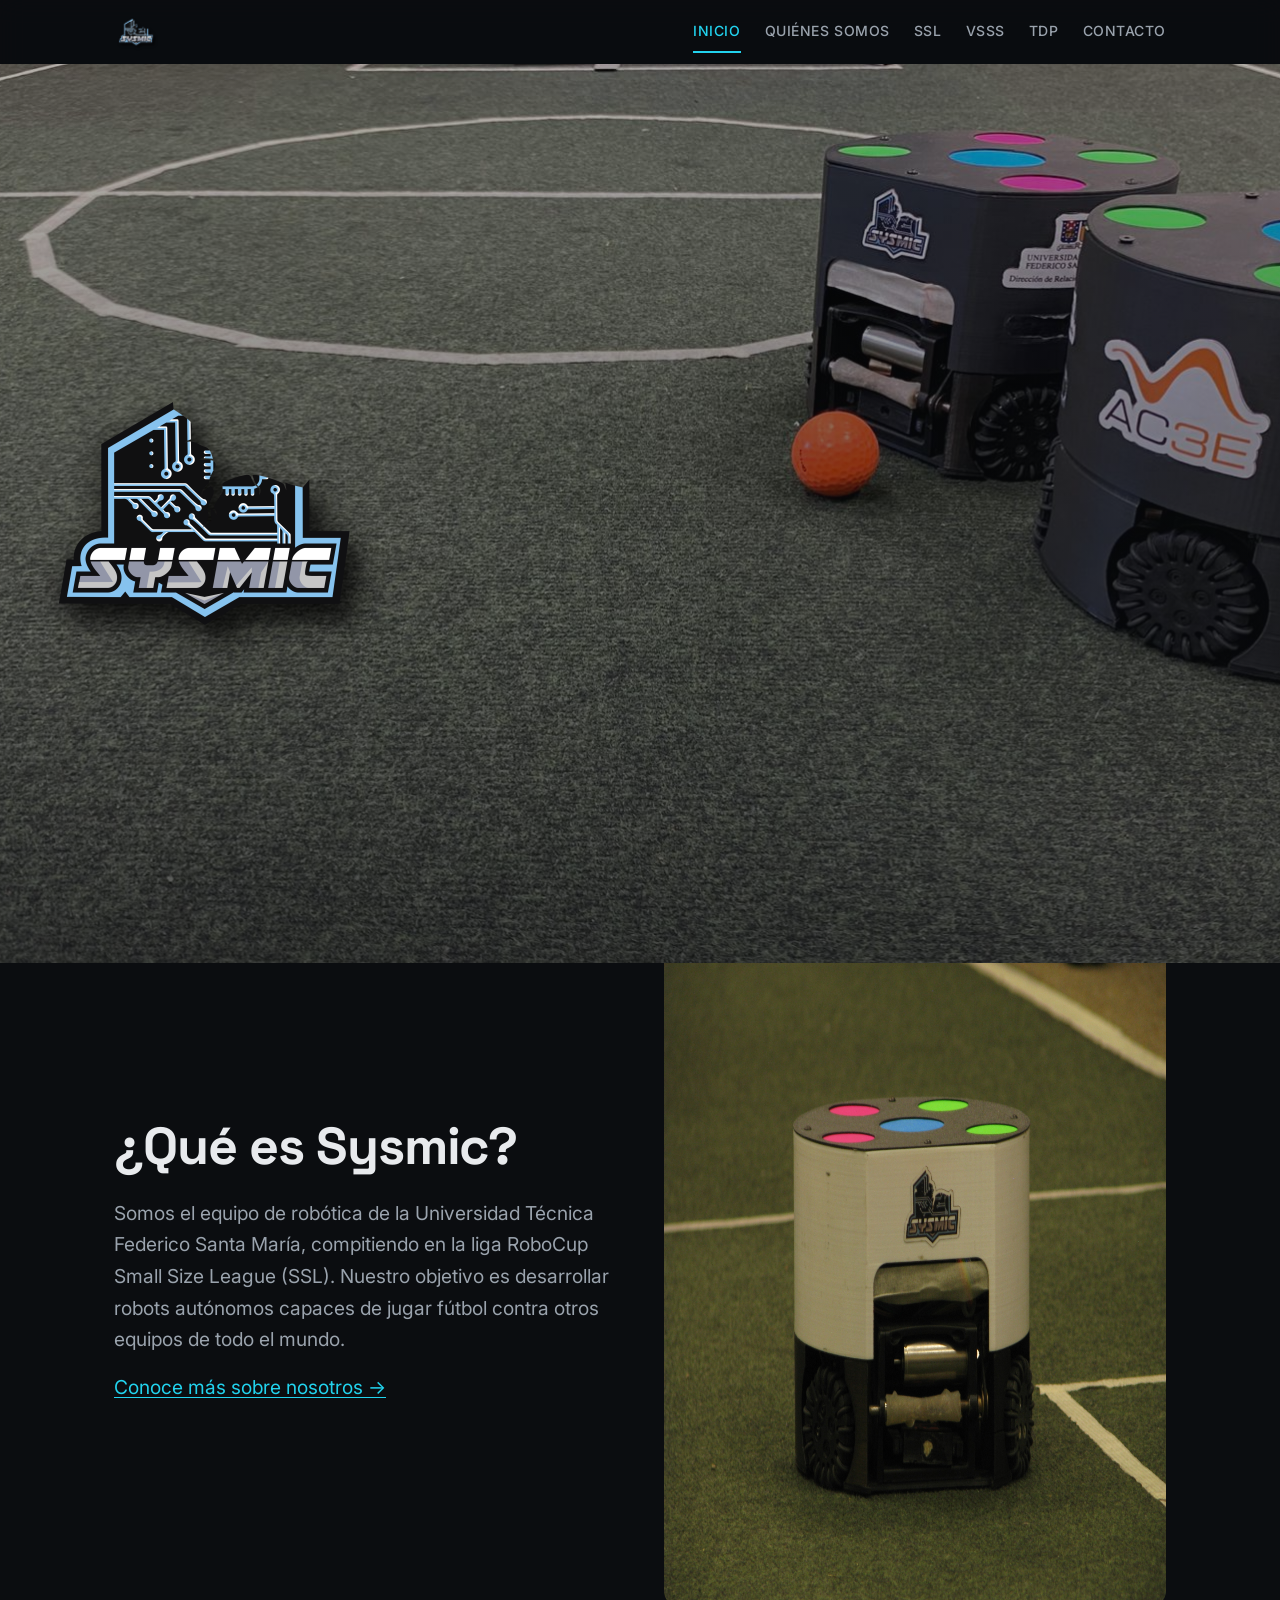
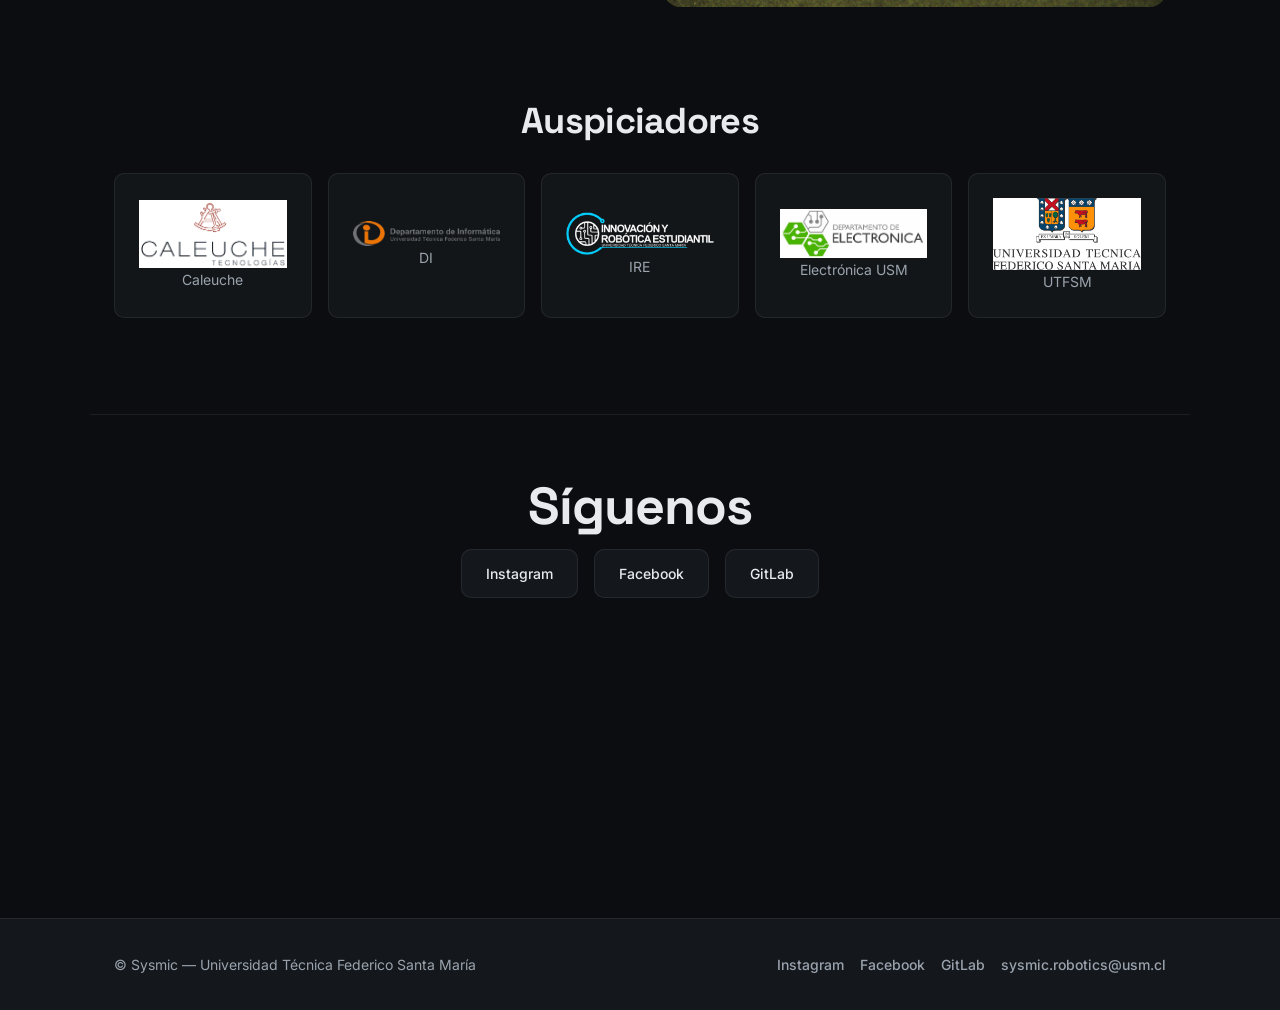
<file: index.html>
<!DOCTYPE html>
<html lang="es">
<head>
  <meta charset="UTF-8">
  <meta name="viewport" content="width=device-width, initial-scale=1.0">
  <title>Sysmic — Robotics USM</title>
  <link rel="stylesheet" href="css/base.css">
  <link rel="stylesheet" href="css/home.css">
</head>
<body class="home">

  <a class="skip-link" href="#main">Saltar al contenido</a>

  <header class="site-header" id="site-header">
    <nav class="site-nav" aria-label="Navegación principal">
      <a class="site-nav__brand" href="index.html">
        <img src="assets/img/logo_sysmic.png" alt="Sysmic" width="44" height="44">
      </a>
      <button class="site-nav__toggle" type="button" aria-expanded="false" aria-controls="nav-menu">
        <span class="site-nav__toggle-bar"></span>
        <span class="site-nav__toggle-bar"></span>
        <span class="site-nav__toggle-bar"></span>
        <span class="visually-hidden">Abrir menú</span>
      </button>
      <ul class="site-nav__menu" id="nav-menu">
        <li><a href="index.html" aria-current="page">Inicio</a></li>
        <li><a href="quienes-somos.html">Quiénes somos</a></li>
        <li><a href="ssl.html">SSL</a></li>
        <li><a href="vsss.html">VSSS</a></li>
        <li><a href="tdp.html">TDP</a></li>
        <li><a href="contacto.html">Contacto</a></li>
      </ul>
    </nav>

    <!-- Cover: solo visible cuando el header es full-height (scroll-driven) -->
    <div class="home-cover">
      <div class="home-cover__bg" aria-hidden="true"></div>
      <div class="home-cover__overlay" aria-hidden="true"></div>
      <div class="home-cover__content">
        <h1 class="home-cover__title">
          <img src="assets/img/logo_sysmic.png" alt="Logo Sysmic" class="home-cover__logo">
        </h1>
      </div>
    </div>

    <!-- Fallback: cover estático si no hay scroll-driven animations -->
    <div class="home-cover-static" aria-hidden="true">
      <div class="home-cover__content">
        <h1 class="home-cover__title">
          <img src="assets/img/logo_sysmic.png" alt="Logo Sysmic" class="home-cover__logo">
        </h1>
      </div>
    </div>
  </header>

  <main id="main" class="home-content">
    <!-- Sección: Qué es Sysmic + robot SSL (side-by-side) -->
    <section class="container">
      <div class="sysmic-intro-grid">
        <div class="sysmic-intro-grid__text">
          <h2>¿Qué es Sysmic?</h2>
          <p>
            Somos el equipo de robótica de la Universidad Técnica Federico Santa María,
            compitiendo en la liga RoboCup Small Size League (SSL).
            Nuestro objetivo es desarrollar robots autónomos capaces de jugar fútbol
            contra otros equipos de todo el mundo.
          </p>
          <p>
            <a href="quienes-somos.html">Conoce más sobre nosotros →</a>
          </p>
        </div>
        <img
          src="assets/img/robot-ssl.jpg"
          alt="Robot SSL de Sysmic en competencia"
          class="home-robot-img"
          width="1200"
          height="675"
          loading="lazy"
        >
      </div>
    </section>

    <!-- Sección 3: Auspiciadores -->
    <section class="container home-sponsors">
      <h2>Auspiciadores</h2>
      <ul class="sponsors-grid">
        <li>
          <figure>
            <img src="assets/img/colaborador-caleuche.png" alt="Caleuche" loading="lazy">
            <figcaption class="sponsors-grid__name">Caleuche</figcaption>
          </figure>
        </li>
        <li>
          <figure>
            <img src="assets/img/colaborador-logo-di.png" alt="DI" loading="lazy">
            <figcaption class="sponsors-grid__name">DI</figcaption>
          </figure>
        </li>
        <li>
          <figure>
            <img src="assets/img/colaborador-logo-ire.png" alt="IRE" loading="lazy">
            <figcaption class="sponsors-grid__name">IRE</figcaption>
          </figure>
        </li>
        <li>
          <figure>
            <img src="assets/img/colaborador-logo-usm-electronica.jpg" alt="Electrónica USM" loading="lazy">
            <figcaption class="sponsors-grid__name">Electrónica USM</figcaption>
          </figure>
        </li>
        <li>
          <figure>
            <img src="assets/img/colaborador-utfsm.jpg" alt="UTFSM" loading="lazy">
            <figcaption class="sponsors-grid__name">UTFSM</figcaption>
          </figure>
        </li>
      </ul>
    </section>

    <!-- CTA: Redes sociales -->
    <section class="container home-cta">
      <h2>Síguenos</h2>
      <ul class="home-cta__links">
        <li><a href="https://www.instagram.com/sysmic.robotics/" target="_blank" rel="noopener noreferrer">Instagram</a></li>
        <li><a href="https://www.facebook.com/sysmicusm/" target="_blank" rel="noopener noreferrer">Facebook</a></li>
        <li><a href="https://gitlab.com/sysmic" target="_blank" rel="noopener noreferrer">GitLab</a></li>
      </ul>
    </section>
  </main>

  <footer class="site-footer">
    <div class="container site-footer__inner">
      <p class="site-footer__brand">© Sysmic — Universidad Técnica Federico Santa María</p>
      <ul class="site-footer__social">
        <li><a href="https://www.instagram.com/sysmic.robotics/" target="_blank" rel="noopener noreferrer">Instagram</a></li>
        <li><a href="https://www.facebook.com/sysmicusm/" target="_blank" rel="noopener noreferrer">Facebook</a></li>
        <li><a href="https://gitlab.com/sysmic" target="_blank" rel="noopener noreferrer">GitLab</a></li>
        <li><a href="mailto:sysmic.robotics@usm.cl">sysmic.robotics@usm.cl</a></li>
      </ul>
    </div>
  </footer>

  <!-- Fallback JS: si no hay scroll-driven animations, mostrar cover estático -->
  <script>
    if (!CSS.supports('animation-timeline', 'scroll()')) {
      document.querySelector('.home-cover-static').style.display = '';
      document.querySelector('.home-cover').style.display = 'none';
      document.body.style.paddingTop = '0';
    }
  </script>

  <!-- IntersectionObserver: reveal de la imagen robot-ssl -->
  <script>
    (function () {
      var img = document.querySelector('.home-robot-img');
      if (!img) return;
      if (window.matchMedia('(prefers-reduced-motion: reduce)').matches) {
        img.classList.add('revealed');
        return;
      }
      var observer = new IntersectionObserver(function (entries) {
        entries.forEach(function (entry) {
          if (entry.isIntersecting) {
            img.classList.add('revealed');
            observer.disconnect();
          }
        });
      }, { threshold: 0.15 });
      observer.observe(img);
    })();
  </script>

  <script src="js/nav.js" defer></script>
</body>
</html>
</file>
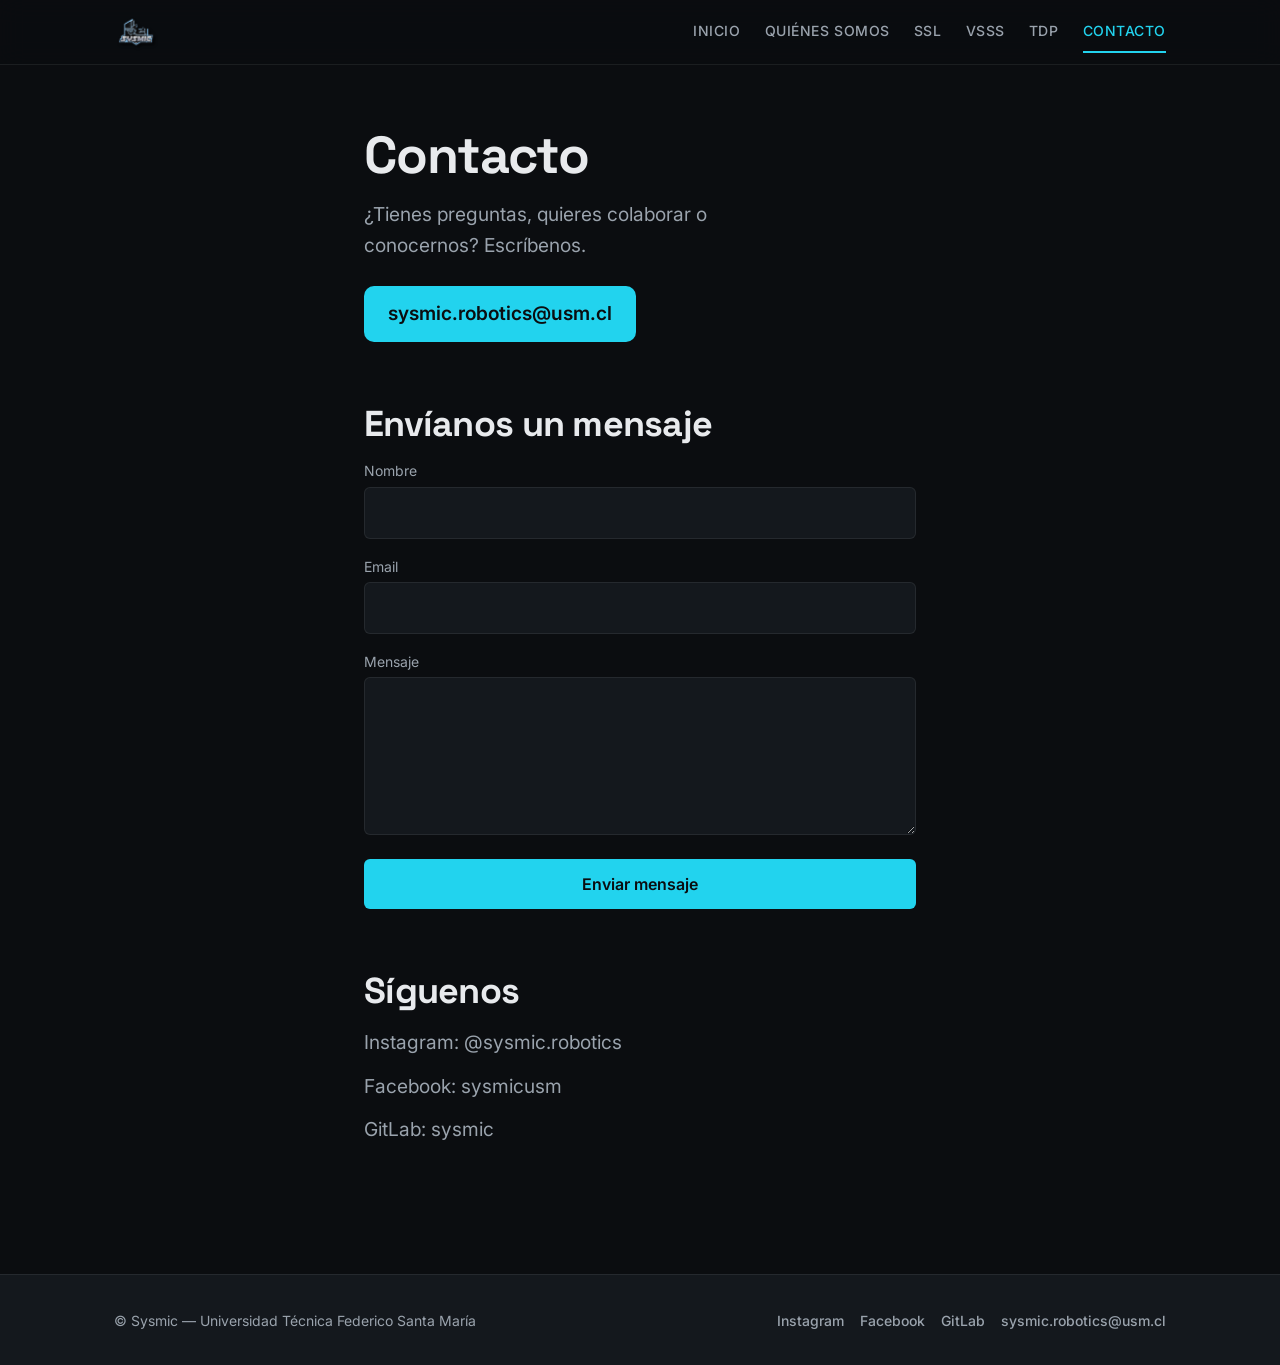
<file: contacto.html>
<!DOCTYPE html>
<html lang="es">
<head>
  <meta charset="UTF-8">
  <meta name="viewport" content="width=device-width, initial-scale=1.0">
  <title>Contacto — Sysmic</title>
  <link rel="stylesheet" href="css/base.css">
</head>
<body>

  <a class="skip-link" href="#main">Saltar al contenido</a>

  <header class="site-header" id="site-header">
    <nav class="site-nav" aria-label="Navegación principal">
      <a class="site-nav__brand" href="index.html">
        <img src="assets/img/logo_sysmic.png" alt="Sysmic" width="44" height="44">
      </a>
      <button class="site-nav__toggle" type="button" aria-expanded="false" aria-controls="nav-menu">
        <span class="site-nav__toggle-bar"></span>
        <span class="site-nav__toggle-bar"></span>
        <span class="site-nav__toggle-bar"></span>
        <span class="visually-hidden">Abrir menú</span>
      </button>
      <ul class="site-nav__menu" id="nav-menu">
        <li><a href="index.html">Inicio</a></li>
        <li><a href="quienes-somos.html">Quiénes somos</a></li>
        <li><a href="ssl.html">SSL</a></li>
        <li><a href="vsss.html">VSSS</a></li>
        <li><a href="tdp.html">TDP</a></li>
        <li><a href="contacto.html" aria-current="page">Contacto</a></li>
      </ul>
    </nav>
  </header>

  <main id="main" class="container" style="padding-block: var(--space-8) var(--space-6); max-width: 600px;">

    <section style="margin-bottom: var(--space-8);">
      <h1 style="font-size: var(--text-2xl); margin-bottom: var(--space-4);">Contacto</h1>
      <p style="font-size: var(--text-md); color: var(--muted); margin-bottom: var(--space-5);">
        ¿Tienes preguntas, quieres colaborar o conocernos? Escríbenos.
      </p>

      <!-- Correo destacado -->
      <p style="margin-bottom: var(--space-6);">
        <a
          href="mailto:sysmic.robotics@usm.cl"
          style="
            display: inline-block;
            padding: var(--space-3) var(--space-5);
            background: var(--accent);
            color: var(--bg);
            font-weight: 600;
            font-size: var(--text-md);
            text-decoration: none;
            border-radius: var(--radius-md);
          "
        >sysmic.robotics@usm.cl</a>
      </p>
    </section>

    <!-- Formulario -->
    <section style="margin-bottom: var(--space-8);">
      <h2 style="font-size: var(--text-xl); margin-bottom: var(--space-4);">Envíanos un mensaje</h2>
      <!-- TODO: conectar a un servicio como Formspree — formulario SIN backend -->
      <form id="contact-form" style="display: flex; flex-direction: column; gap: var(--space-4);">
        <div>
          <label for="name" style="display: block; font-size: var(--text-sm); color: var(--muted); margin-bottom: var(--space-1);">Nombre</label>
          <input
            type="text"
            id="name"
            name="name"
            required
            style="
              width: 100%;
              padding: var(--space-3);
              background: var(--surface);
              border: 1px solid var(--border-subtle);
              border-radius: var(--radius-sm);
              color: var(--text);
              font-size: var(--text-base);
            "
          >
        </div>
        <div>
          <label for="email" style="display: block; font-size: var(--text-sm); color: var(--muted); margin-bottom: var(--space-1);">Email</label>
          <input
            type="email"
            id="email"
            name="email"
            required
            style="
              width: 100%;
              padding: var(--space-3);
              background: var(--surface);
              border: 1px solid var(--border-subtle);
              border-radius: var(--radius-sm);
              color: var(--text);
              font-size: var(--text-base);
            "
          >
        </div>
        <div>
          <label for="message" style="display: block; font-size: var(--text-sm); color: var(--muted); margin-bottom: var(--space-1);">Mensaje</label>
          <textarea
            id="message"
            name="message"
            rows="5"
            required
            style="
              width: 100%;
              padding: var(--space-3);
              background: var(--surface);
              border: 1px solid var(--border-subtle);
              border-radius: var(--radius-sm);
              color: var(--text);
              font-size: var(--text-base);
              resize: vertical;
            "
          ></textarea>
        </div>
        <button
          type="submit"
          style="
            padding: var(--space-3) var(--space-5);
            background: var(--accent);
            color: var(--bg);
            font-weight: 600;
            font-size: var(--text-base);
            border: none;
            border-radius: var(--radius-sm);
            cursor: pointer;
            transition: opacity var(--dur-fast) var(--ease-out);
          "
        >Enviar mensaje</button>
      </form>
      <p id="form-message" style="display: none; margin-top: var(--space-3); color: var(--accent); font-size: var(--text-sm);"></p>
    </section>

    <!-- Redes sociales -->
    <section>
      <h2 style="font-size: var(--text-xl); margin-bottom: var(--space-4);">Síguenos</h2>
      <ul style="list-style: none; padding: 0; display: flex; flex-direction: column; gap: var(--space-3);">
        <li>
          <a href="https://www.instagram.com/sysmic.robotics/" target="_blank" rel="noopener noreferrer"
             style="color: var(--muted); text-decoration: none; font-size: var(--text-md);">
            Instagram: @sysmic.robotics
          </a>
        </li>
        <li>
          <a href="https://www.facebook.com/sysmicusm/" target="_blank" rel="noopener noreferrer"
             style="color: var(--muted); text-decoration: none; font-size: var(--text-md);">
            Facebook: sysmicusm
          </a>
        </li>
        <li>
          <a href="https://gitlab.com/sysmic" target="_blank" rel="noopener noreferrer"
             style="color: var(--muted); text-decoration: none; font-size: var(--text-md);">
            GitLab: sysmic
          </a>
        </li>
      </ul>
    </section>
  </main>

  <footer class="site-footer">
    <div class="container site-footer__inner">
      <p class="site-footer__brand">© Sysmic — Universidad Técnica Federico Santa María</p>
      <ul class="site-footer__social">
        <li><a href="https://www.instagram.com/sysmic.robotics/" target="_blank" rel="noopener noreferrer">Instagram</a></li>
        <li><a href="https://www.facebook.com/sysmicusm/" target="_blank" rel="noopener noreferrer">Facebook</a></li>
        <li><a href="https://gitlab.com/sysmic" target="_blank" rel="noopener noreferrer">GitLab</a></li>
        <li><a href="mailto:sysmic.robotics@usm.cl">sysmic.robotics@usm.cl</a></li>
      </ul>
    </div>
  </footer>

  <!-- Formulario sin backend: preventDefault + mensaje inline -->
  <script>
    document.getElementById('contact-form').addEventListener('submit', function(e) {
      e.preventDefault();
      var msg = document.getElementById('form-message');
      msg.textContent = 'Envío aún no habilitado. Gracias por tu interés — te contactaremos pronto.';
      msg.style.display = 'block';
    });
  </script>

  <script src="js/nav.js" defer></script>
</body>
</html>
</file>
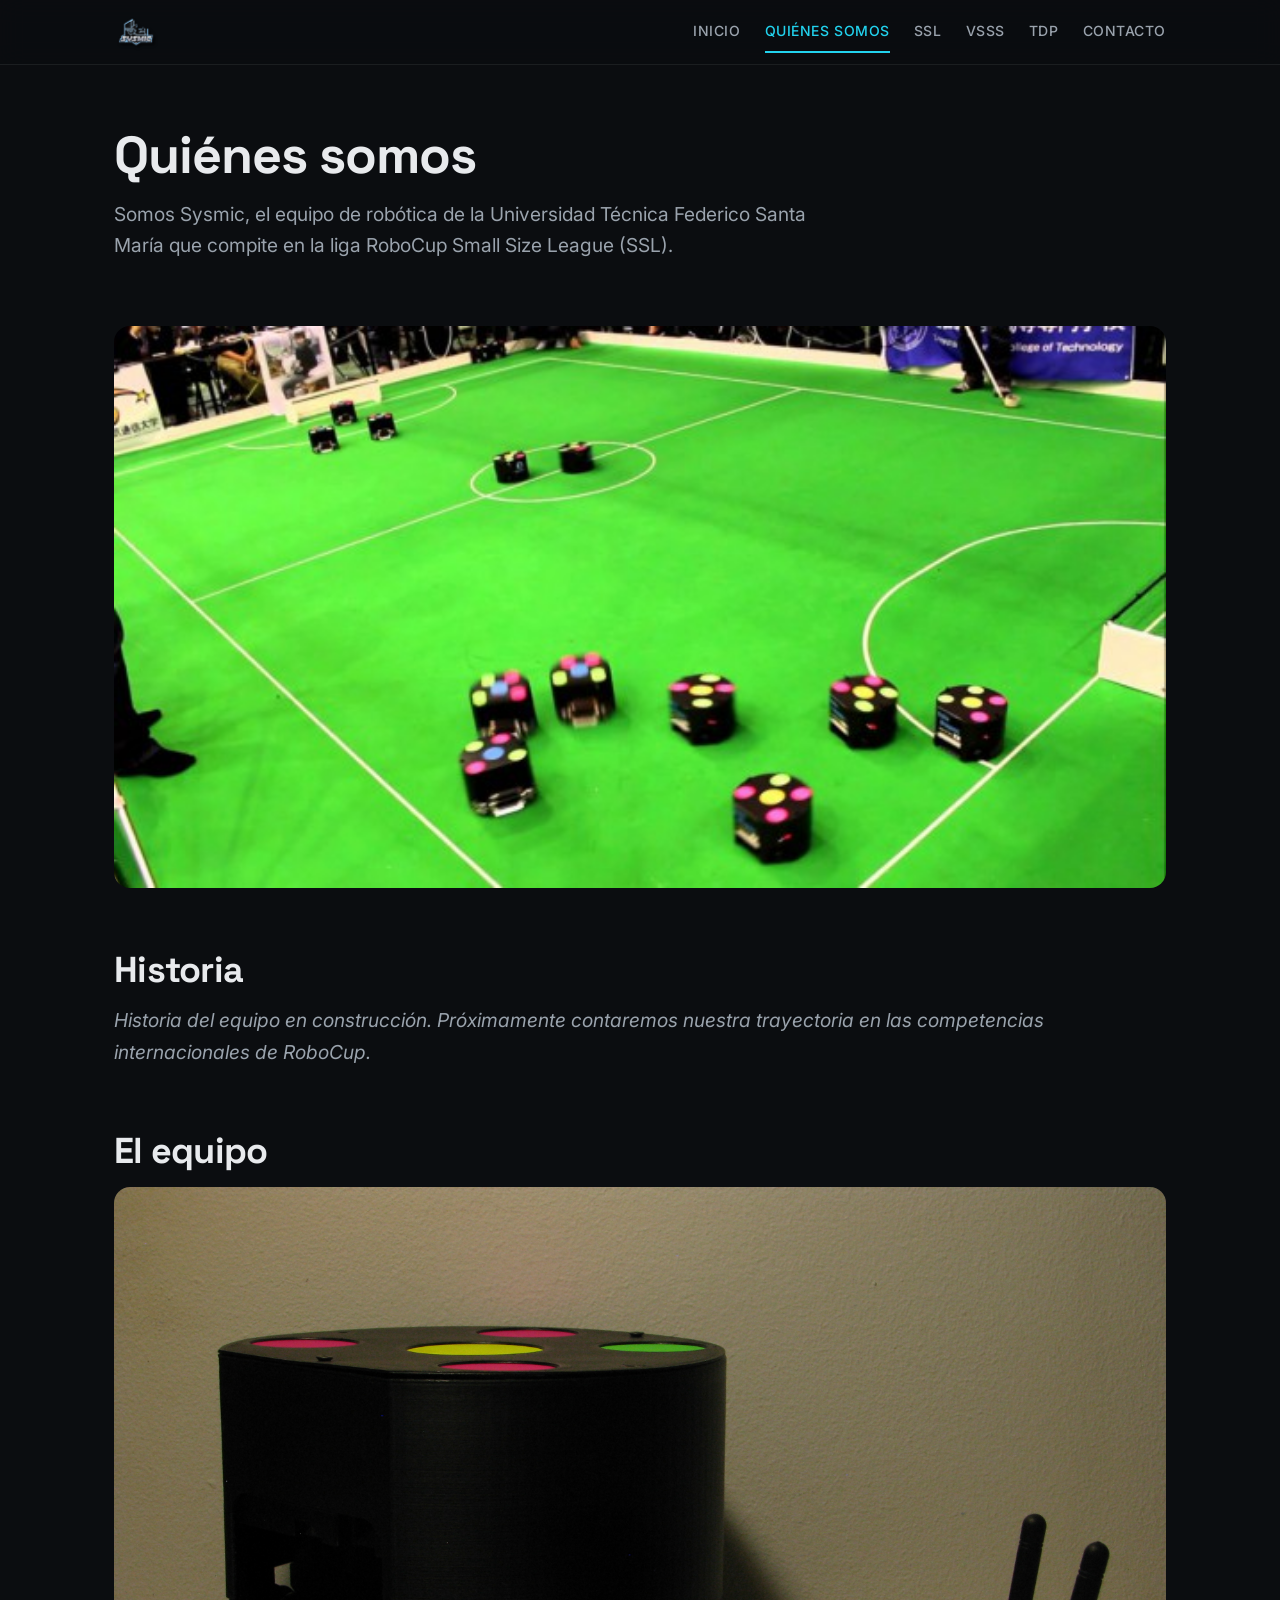
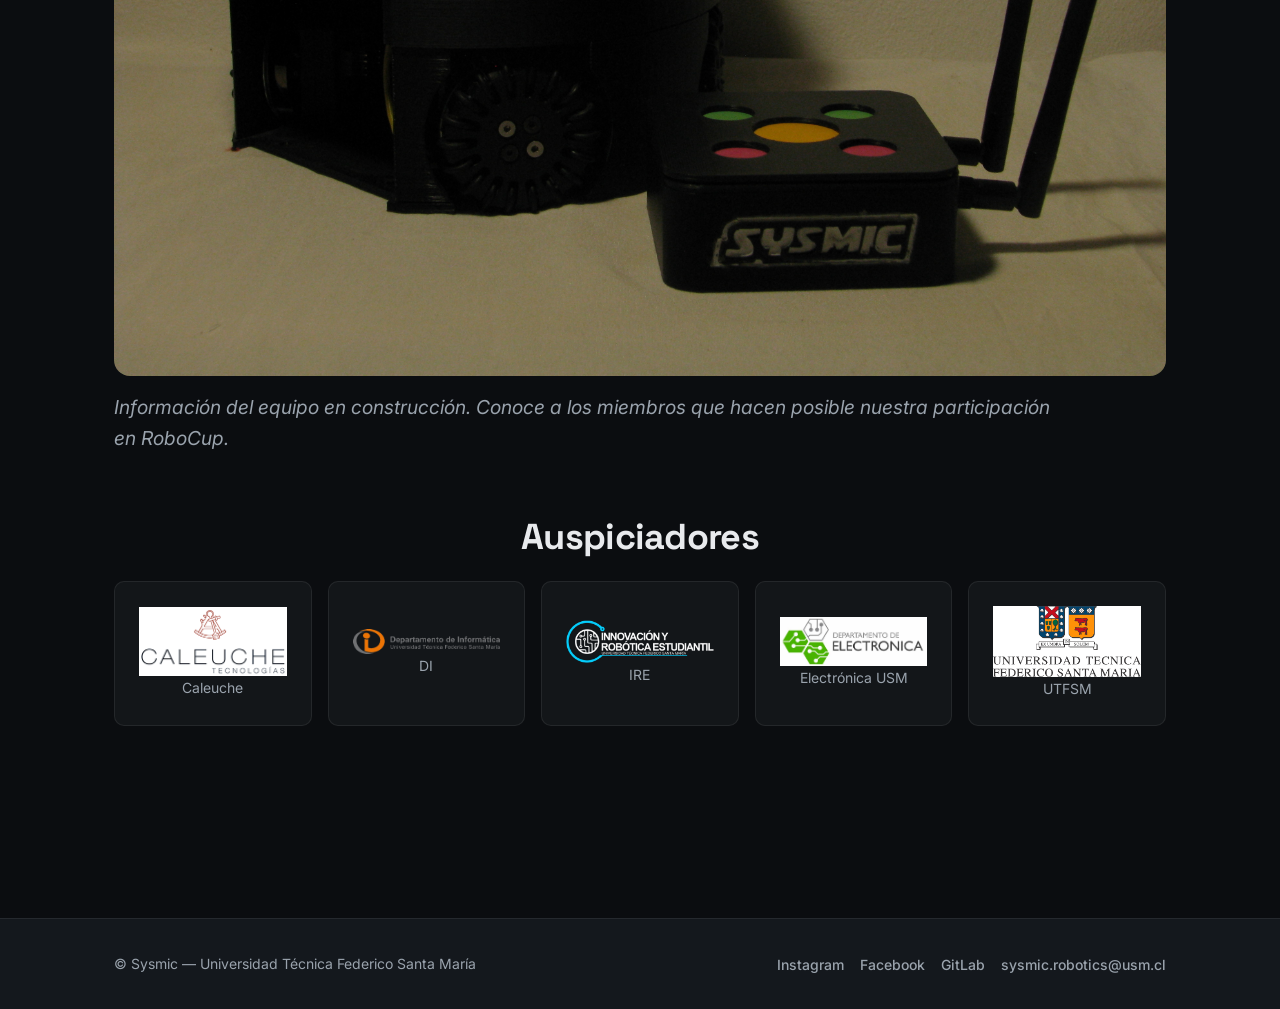
<file: quienes-somos.html>
<!DOCTYPE html>
<html lang="es">
<head>
  <meta charset="UTF-8">
  <meta name="viewport" content="width=device-width, initial-scale=1.0">
  <title>Quiénes somos — Sysmic</title>
  <link rel="stylesheet" href="css/base.css">
</head>
<body>

  <a class="skip-link" href="#main">Saltar al contenido</a>

  <header class="site-header" id="site-header">
    <nav class="site-nav" aria-label="Navegación principal">
      <a class="site-nav__brand" href="index.html">
        <img src="assets/img/logo_sysmic.png" alt="Sysmic" width="44" height="44">
      </a>
      <button class="site-nav__toggle" type="button" aria-expanded="false" aria-controls="nav-menu">
        <span class="site-nav__toggle-bar"></span>
        <span class="site-nav__toggle-bar"></span>
        <span class="site-nav__toggle-bar"></span>
        <span class="visually-hidden">Abrir menú</span>
      </button>
      <ul class="site-nav__menu" id="nav-menu">
        <li><a href="index.html">Inicio</a></li>
        <li><a href="quienes-somos.html" aria-current="page">Quiénes somos</a></li>
        <li><a href="ssl.html">SSL</a></li>
        <li><a href="vsss.html">VSSS</a></li>
        <li><a href="tdp.html">TDP</a></li>
        <li><a href="contacto.html">Contacto</a></li>
      </ul>
    </nav>
  </header>

  <main id="main" class="container" style="padding-block: var(--space-8) var(--space-6);">

    <!-- Hero -->
    <section style="margin-bottom: var(--space-8);">
      <h1 style="font-size: var(--text-2xl); margin-bottom: var(--space-4);">Quiénes somos</h1>
      <p style="font-size: var(--text-md); color: var(--muted); max-width: 700px;">
        Somos Sysmic, el equipo de robótica de la Universidad Técnica Federico Santa María
        que compite en la liga RoboCup Small Size League (SSL).
      </p>
    </section>

    <!-- Imagen RoboCup -->
    <section style="margin-bottom: var(--space-8);">
      <img
        src="assets/img/robocup.jpeg"
        alt="Equipo Sysmic en competencia RoboCup"
        style="width: 100%; border-radius: var(--radius-lg);"
        loading="lazy"
      >
    </section>

    <!-- Historia -->
    <section style="margin-bottom: var(--space-8);">
      <h2 style="font-size: var(--text-xl); margin-bottom: var(--space-4);">Historia</h2>
      <!-- TODO: contenido real del historial del equipo -->
      <p style="color: var(--muted); font-size: var(--text-md);">
        <em>Historia del equipo en construcción. Próximamente contaremos nuestra trayectoria
        en las competencias internacionales de RoboCup.</em>
      </p>
    </section>

    <!-- Equipo -->
    <section style="margin-bottom: var(--space-8);">
      <h2 style="font-size: var(--text-xl); margin-bottom: var(--space-4);">El equipo</h2>
      <img
        src="assets/img/robot-radio.jpg"
        alt="Robot de Sysmic con radio"
        style="width: 100%; border-radius: var(--radius-lg); margin-bottom: var(--space-4);"
        loading="lazy"
      >
      <!-- TODO: contenido real del equipo -->
      <p style="color: var(--muted); font-size: var(--text-md);">
        <em>Información del equipo en construcción. Conoce a los miembros que hacen posible
        nuestra participación en RoboCup.</em>
      </p>
    </section>

    <!-- Auspiciadores -->
    <section style="margin-bottom: var(--space-8);">
      <h2 style="font-size: var(--text-xl); margin-bottom: var(--space-5); text-align: center;">Auspiciadores</h2>
      <ul class="sponsors-grid">
        <li>
          <figure>
            <img src="assets/img/colaborador-caleuche.png" alt="Caleuche" loading="lazy">
            <figcaption class="sponsors-grid__name">Caleuche</figcaption>
          </figure>
        </li>
        <li>
          <figure>
            <img src="assets/img/colaborador-logo-di.png" alt="DI" loading="lazy">
            <figcaption class="sponsors-grid__name">DI</figcaption>
          </figure>
        </li>
        <li>
          <figure>
            <img src="assets/img/colaborador-logo-ire.png" alt="IRE" loading="lazy">
            <figcaption class="sponsors-grid__name">IRE</figcaption>
          </figure>
        </li>
        <li>
          <figure>
            <img src="assets/img/colaborador-logo-usm-electronica.jpg" alt="Electrónica USM" loading="lazy">
            <figcaption class="sponsors-grid__name">Electrónica USM</figcaption>
          </figure>
        </li>
        <li>
          <figure>
            <img src="assets/img/colaborador-utfsm.jpg" alt="UTFSM" loading="lazy">
            <figcaption class="sponsors-grid__name">UTFSM</figcaption>
          </figure>
        </li>
      </ul>
    </section>
  </main>

  <footer class="site-footer">
    <div class="container site-footer__inner">
      <p class="site-footer__brand">© Sysmic — Universidad Técnica Federico Santa María</p>
      <ul class="site-footer__social">
        <li><a href="https://www.instagram.com/sysmic.robotics/" target="_blank" rel="noopener noreferrer">Instagram</a></li>
        <li><a href="https://www.facebook.com/sysmicusm/" target="_blank" rel="noopener noreferrer">Facebook</a></li>
        <li><a href="https://gitlab.com/sysmic" target="_blank" rel="noopener noreferrer">GitLab</a></li>
        <li><a href="mailto:sysmic.robotics@usm.cl">sysmic.robotics@usm.cl</a></li>
      </ul>
    </div>
  </footer>

  <script src="js/nav.js" defer></script>
</body>
</html>
</file>
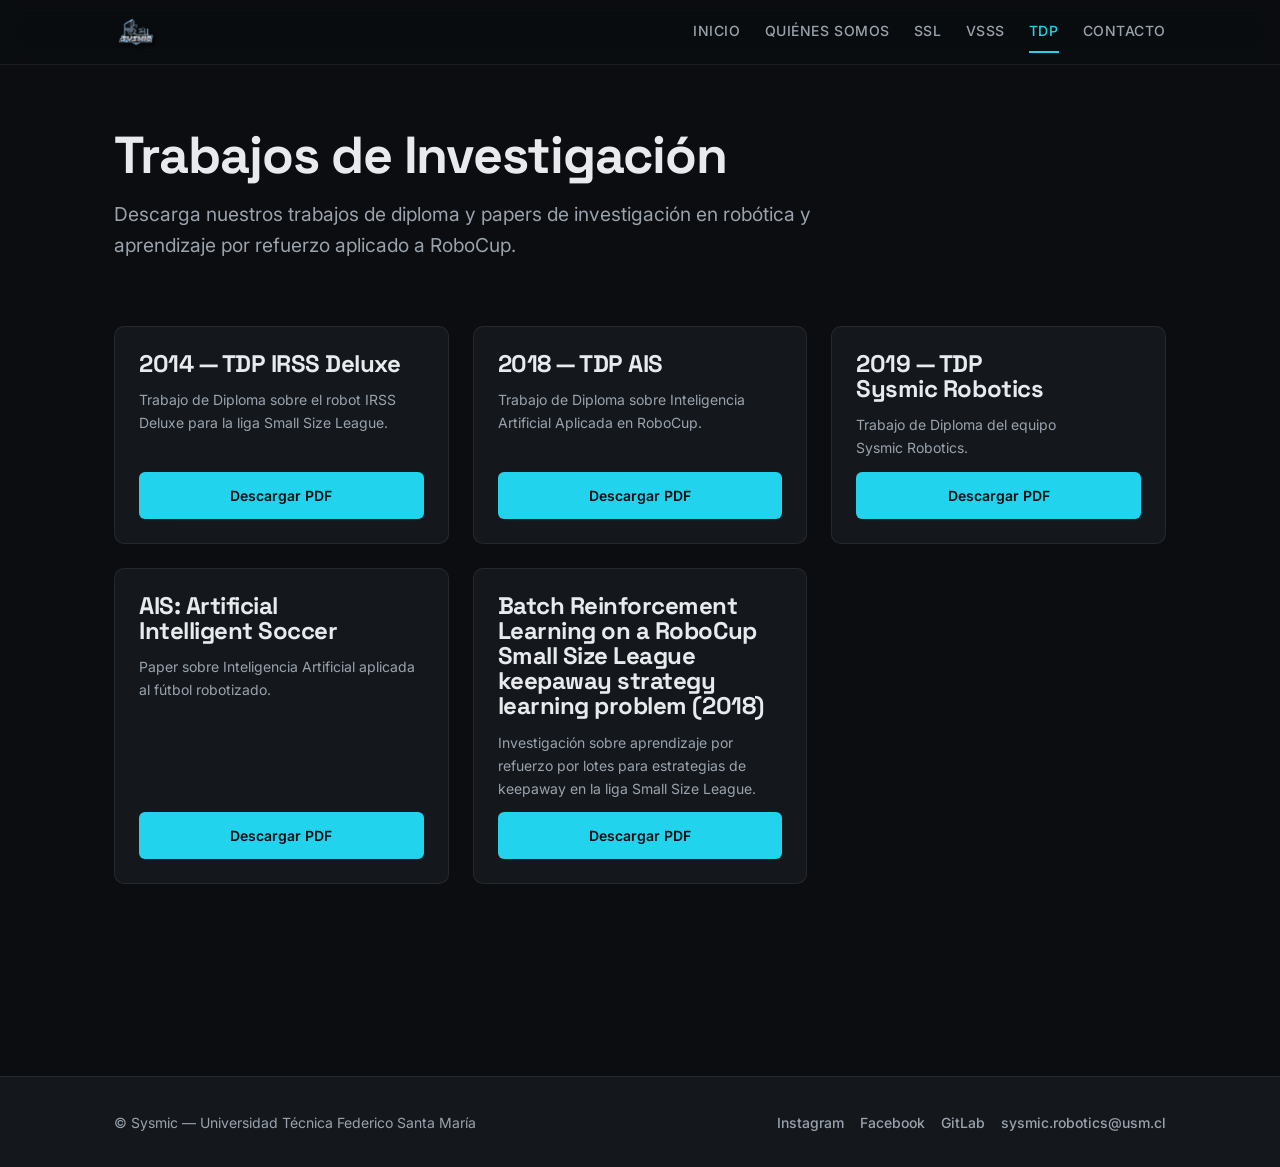
<file: tdp.html>
<!DOCTYPE html>
<html lang="es">
<head>
  <meta charset="UTF-8">
  <meta name="viewport" content="width=device-width, initial-scale=1.0">
  <title>Papers / TDP — Sysmic</title>
  <link rel="stylesheet" href="css/base.css">
</head>
<body>

  <a class="skip-link" href="#main">Saltar al contenido</a>

  <header class="site-header" id="site-header">
    <nav class="site-nav" aria-label="Navegación principal">
      <a class="site-nav__brand" href="index.html">
        <img src="assets/img/logo_sysmic.png" alt="Sysmic" width="44" height="44">
      </a>
      <button class="site-nav__toggle" type="button" aria-expanded="false" aria-controls="nav-menu">
        <span class="site-nav__toggle-bar"></span>
        <span class="site-nav__toggle-bar"></span>
        <span class="site-nav__toggle-bar"></span>
        <span class="visually-hidden">Abrir menú</span>
      </button>
      <ul class="site-nav__menu" id="nav-menu">
        <li><a href="index.html">Inicio</a></li>
        <li><a href="quienes-somos.html">Quiénes somos</a></li>
        <li><a href="ssl.html">SSL</a></li>
        <li><a href="vsss.html">VSSS</a></li>
        <li><a href="tdp.html" aria-current="page">TDP</a></li>
        <li><a href="contacto.html">Contacto</a></li>
      </ul>
    </nav>
  </header>

  <main id="main" class="container" style="padding-block: var(--space-8) var(--space-6);">

    <section style="margin-bottom: var(--space-8);">
      <h1 style="font-size: var(--text-2xl); margin-bottom: var(--space-4);">Trabajos de Investigación</h1>
      <p style="font-size: var(--text-md); color: var(--muted); max-width: 700px;">
        Descarga nuestros trabajos de diploma y papers de investigación en robótica
        y aprendizaje por refuerzo aplicado a RoboCup.
      </p>
    </section>

    <!-- Tarjetas de papers -->
    <section style="
      display: grid;
      grid-template-columns: repeat(auto-fit, minmax(280px, 1fr));
      gap: var(--space-5);
      margin-bottom: var(--space-8);
    ">

      <!-- Paper 1 -->
      <article style="
        background: var(--surface);
        border: 1px solid var(--border-subtle);
        border-radius: var(--radius-md);
        padding: var(--space-5);
        display: flex;
        flex-direction: column;
        gap: var(--space-3);
      ">
        <h2 style="font-size: var(--text-lg); color: var(--text);">2014 — TDP IRSS Deluxe</h2>
        <p style="color: var(--muted); font-size: var(--text-sm); flex: 1;">
          Trabajo de Diploma sobre el robot IRSS Deluxe para la liga Small Size League.
        </p>
        <a
          href="assets/papers/2014-tdp-irss-deluxe.pdf"
          download
          style="
            display: inline-block;
            padding: var(--space-3) var(--space-4);
            background: var(--accent);
            color: var(--bg);
            font-weight: 600;
            font-size: var(--text-sm);
            text-decoration: none;
            border-radius: var(--radius-sm);
            text-align: center;
            transition: opacity var(--dur-fast) var(--ease-out);
          "
        >Descargar PDF</a>
      </article>

      <!-- Paper 2 -->
      <article style="
        background: var(--surface);
        border: 1px solid var(--border-subtle);
        border-radius: var(--radius-md);
        padding: var(--space-5);
        display: flex;
        flex-direction: column;
        gap: var(--space-3);
      ">
        <h2 style="font-size: var(--text-lg); color: var(--text);">2018 — TDP AIS</h2>
        <p style="color: var(--muted); font-size: var(--text-sm); flex: 1;">
          Trabajo de Diploma sobre Inteligencia Artificial Aplicada en RoboCup.
        </p>
        <a
          href="assets/papers/2018-tdp-ais.pdf"
          download
          style="
            display: inline-block;
            padding: var(--space-3) var(--space-4);
            background: var(--accent);
            color: var(--bg);
            font-weight: 600;
            font-size: var(--text-sm);
            text-decoration: none;
            border-radius: var(--radius-sm);
            text-align: center;
            transition: opacity var(--dur-fast) var(--ease-out);
          "
        >Descargar PDF</a>
      </article>

      <!-- Paper 3 -->
      <article style="
        background: var(--surface);
        border: 1px solid var(--border-subtle);
        border-radius: var(--radius-md);
        padding: var(--space-5);
        display: flex;
        flex-direction: column;
        gap: var(--space-3);
      ">
        <h2 style="font-size: var(--text-lg); color: var(--text);">2019 — TDP Sysmic Robotics</h2>
        <p style="color: var(--muted); font-size: var(--text-sm); flex: 1;">
          Trabajo de Diploma del equipo Sysmic Robotics.
        </p>
        <a
          href="assets/papers/2019-tdp-sysmic-robotics.pdf"
          download
          style="
            display: inline-block;
            padding: var(--space-3) var(--space-4);
            background: var(--accent);
            color: var(--bg);
            font-weight: 600;
            font-size: var(--text-sm);
            text-decoration: none;
            border-radius: var(--radius-sm);
            text-align: center;
            transition: opacity var(--dur-fast) var(--ease-out);
          "
        >Descargar PDF</a>
      </article>

      <!-- Paper 4 -->
      <article style="
        background: var(--surface);
        border: 1px solid var(--border-subtle);
        border-radius: var(--radius-md);
        padding: var(--space-5);
        display: flex;
        flex-direction: column;
        gap: var(--space-3);
      ">
        <h2 style="font-size: var(--text-lg); color: var(--text);">AIS: Artificial Intelligent Soccer</h2>
        <p style="color: var(--muted); font-size: var(--text-sm); flex: 1;">
          Paper sobre Inteligencia Artificial aplicada al fútbol robotizado.
        </p>
        <a
          href="assets/papers/ais-artificial-intelligent-soccer.pdf"
          download
          style="
            display: inline-block;
            padding: var(--space-3) var(--space-4);
            background: var(--accent);
            color: var(--bg);
            font-weight: 600;
            font-size: var(--text-sm);
            text-decoration: none;
            border-radius: var(--radius-sm);
            text-align: center;
            transition: opacity var(--dur-fast) var(--ease-out);
          "
        >Descargar PDF</a>
      </article>

      <!-- Paper 5 -->
      <article style="
        background: var(--surface);
        border: 1px solid var(--border-subtle);
        border-radius: var(--radius-md);
        padding: var(--space-5);
        display: flex;
        flex-direction: column;
        gap: var(--space-3);
      ">
        <h2 style="font-size: var(--text-lg); color: var(--text);">Batch Reinforcement Learning on a RoboCup Small Size League keepaway strategy learning problem (2018)</h2>
        <p style="color: var(--muted); font-size: var(--text-sm); flex: 1;">
          Investigación sobre aprendizaje por refuerzo por lotes para estrategias de keepaway en la liga Small Size League.
        </p>
        <a
          href="assets/papers/batch-reinforcement-learning-keepaway-2018.pdf"
          download
          style="
            display: inline-block;
            padding: var(--space-3) var(--space-4);
            background: var(--accent);
            color: var(--bg);
            font-weight: 600;
            font-size: var(--text-sm);
            text-decoration: none;
            border-radius: var(--radius-sm);
            text-align: center;
            transition: opacity var(--dur-fast) var(--ease-out);
          "
        >Descargar PDF</a>
      </article>

    </section>
  </main>

  <footer class="site-footer">
    <div class="container site-footer__inner">
      <p class="site-footer__brand">© Sysmic — Universidad Técnica Federico Santa María</p>
      <ul class="site-footer__social">
        <li><a href="https://www.instagram.com/sysmic.robotics/" target="_blank" rel="noopener noreferrer">Instagram</a></li>
        <li><a href="https://www.facebook.com/sysmicusm/" target="_blank" rel="noopener noreferrer">Facebook</a></li>
        <li><a href="https://gitlab.com/sysmic" target="_blank" rel="noopener noreferrer">GitLab</a></li>
        <li><a href="mailto:sysmic.robotics@usm.cl">sysmic.robotics@usm.cl</a></li>
      </ul>
    </div>
  </footer>

  <script src="js/nav.js" defer></script>
</body>
</html>
</file>
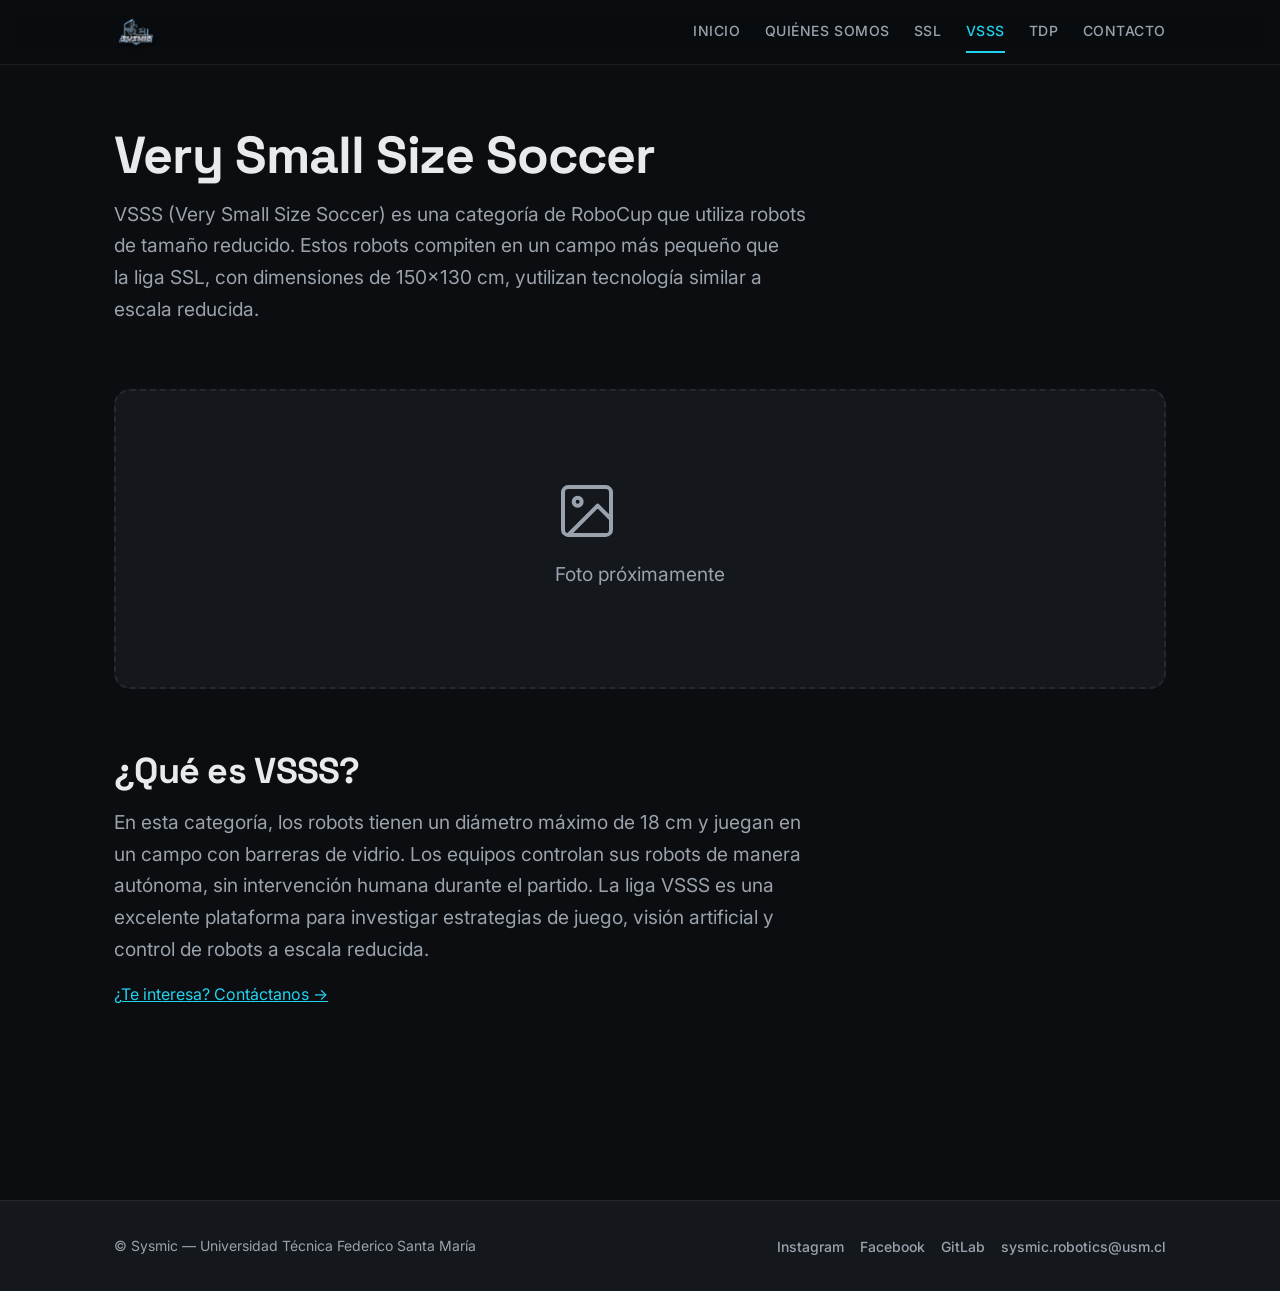
<file: vsss.html>
<!DOCTYPE html>
<html lang="es">
<head>
  <meta charset="UTF-8">
  <meta name="viewport" content="width=device-width, initial-scale=1.0">
  <title>VSSS — Sysmic</title>
  <link rel="stylesheet" href="css/base.css">
</head>
<body>

  <a class="skip-link" href="#main">Saltar al contenido</a>

  <header class="site-header" id="site-header">
    <nav class="site-nav" aria-label="Navegación principal">
      <a class="site-nav__brand" href="index.html">
        <img src="assets/img/logo_sysmic.png" alt="Sysmic" width="44" height="44">
      </a>
      <button class="site-nav__toggle" type="button" aria-expanded="false" aria-controls="nav-menu">
        <span class="site-nav__toggle-bar"></span>
        <span class="site-nav__toggle-bar"></span>
        <span class="site-nav__toggle-bar"></span>
        <span class="visually-hidden">Abrir menú</span>
      </button>
      <ul class="site-nav__menu" id="nav-menu">
        <li><a href="index.html">Inicio</a></li>
        <li><a href="quienes-somos.html">Quiénes somos</a></li>
        <li><a href="ssl.html">SSL</a></li>
        <li><a href="vsss.html" aria-current="page">VSSS</a></li>
        <li><a href="tdp.html">TDP</a></li>
        <li><a href="contacto.html">Contacto</a></li>
      </ul>
    </nav>
  </header>

  <main id="main" class="container" style="padding-block: var(--space-8) var(--space-6);">

    <section style="margin-bottom: var(--space-8);">
      <h1 style="font-size: var(--text-2xl); margin-bottom: var(--space-4);">Very Small Size Soccer</h1>
      <p style="font-size: var(--text-md); color: var(--muted); max-width: 700px;">
        VSSS (Very Small Size Soccer) es una categoría de RoboCup que utiliza robots
        de tamaño reducido. Estos robots compiten en un campo más pequeño que la liga SSL,
        con dimensiones de 150×130 cm, yutilizan tecnología similar a escala reducida.
      </p>
    </section>

    <!-- Placeholder visual VSSS -->
    <section style="margin-bottom: var(--space-8);">
      <div style="
        display: flex;
        align-items: center;
        justify-content: center;
        width: 100%;
        min-height: 300px;
        background: var(--surface);
        border: 2px dashed var(--border-subtle);
        border-radius: var(--radius-lg);
        text-align: center;
        padding: var(--space-6);
      ">
        <div>
          <!-- Icono SVG inline placeholder -->
          <svg width="64" height="64" viewBox="0 0 24 24" fill="none" stroke="currentColor" stroke-width="1.5" stroke-linecap="round" stroke-linejoin="round" style="color: var(--muted); margin-bottom: var(--space-4);">
            <rect x="3" y="3" width="18" height="18" rx="2" ry="2"></rect>
            <circle cx="8.5" cy="8.5" r="1.5"></circle>
            <polyline points="21 15 16 10 5 21"></polyline>
          </svg>
          <p style="color: var(--muted); font-size: var(--text-md);">
            Foto próximamente
          </p>
          <p style="color: var(--muted); font-size: var(--text-sm); margin-top: var(--space-2);">
            <!-- TODO: reemplazar por foto real del robot VSSS -->
          </p>
        </div>
      </div>
    </section>

    <section style="margin-bottom: var(--space-8);">
      <h2 style="font-size: var(--text-xl); margin-bottom: var(--space-4);">¿Qué es VSSS?</h2>
      <p style="color: var(--muted); font-size: var(--text-md); max-width: 700px;">
        En esta categoría, los robots tienen un diámetro máximo de 18 cm y juegan
        en un campo con barreras de vidrio. Los equipos controlan sus robots de manera
        autónoma, sin intervención humana durante el partido. La liga VSSS es una
        excelente plataforma para investigar estrategias de juego, visión artificial
        y control de robots a escala reducida.
      </p>
      <p style="margin-top: var(--space-4);">
        <a href="contacto.html" style="color: var(--accent);">¿Te interesa? Contáctanos →</a>
      </p>
    </section>
  </main>

  <footer class="site-footer">
    <div class="container site-footer__inner">
      <p class="site-footer__brand">© Sysmic — Universidad Técnica Federico Santa María</p>
      <ul class="site-footer__social">
        <li><a href="https://www.instagram.com/sysmic.robotics/" target="_blank" rel="noopener noreferrer">Instagram</a></li>
        <li><a href="https://www.facebook.com/sysmicusm/" target="_blank" rel="noopener noreferrer">Facebook</a></li>
        <li><a href="https://gitlab.com/sysmic" target="_blank" rel="noopener noreferrer">GitLab</a></li>
        <li><a href="mailto:sysmic.robotics@usm.cl">sysmic.robotics@usm.cl</a></li>
      </ul>
    </div>
  </footer>

  <script src="js/nav.js" defer></script>
</body>
</html>
</file>
<file: css/base.css>
/* ==========================================================================
   SYSMIC — base.css · Design system del shell compartido
   --------------------------------------------------------------------------
   Tema oscuro tech, acento eléctrico cyan. Tipografía display editorial
   (Space Grotesk) + texto (Inter). CSS artesanal: sin frameworks.
   Este archivo SOLO contiene estilos de shell (nav, footer, tokens,
   utilidades, grilla de auspiciadores). Los estilos por página viven en
   home.css / ssl.css.
   ========================================================================== */

@import url('https://fonts.googleapis.com/css2?family=Inter:wght@400;500;700&family=Space+Grotesk:wght@400;500;700&display=swap');

/* ==========================================================================
   1. Design tokens
   ========================================================================== */

:root {
  /* Color */
  --bg: #0b0d10;
  --surface: #14181d;
  --text: #e8eaed;
  --muted: #9aa3ad;
  --accent: #22d3ee;

  /* Superficies derivadas (siempre vía token, nunca hex suelto) */
  --surface-raised: rgba(232, 234, 237, 0.04);
  --border-subtle: rgba(232, 234, 237, 0.08);
  --nav-bg: rgba(11, 13, 16, 0.72);

  /* Tipografía */
  --font-display: 'Space Grotesk', 'Trebuchet MS', sans-serif;
  --font-body: 'Inter', 'Helvetica Neue', Arial, sans-serif;

  /* Escala tipográfica fluida — display grande editorial */
  --text-sm: 0.875rem;
  --text-base: 1rem;
  --text-md: clamp(1.05rem, 0.98rem + 0.35vw, 1.2rem);
  --text-lg: clamp(1.25rem, 1.12rem + 0.65vw, 1.5rem);
  --text-xl: clamp(1.6rem, 1.32rem + 1.4vw, 2.25rem);
  --text-2xl: clamp(2rem, 1.5rem + 2.4vw, 3.25rem);
  --text-display: clamp(2.75rem, 1.8rem + 5vw, 5.5rem);

  --leading-tight: 1.05;
  --leading-snug: 1.25;
  --leading-body: 1.65;

  /* Espaciado (base 4px) */
  --space-1: 0.25rem;
  --space-2: 0.5rem;
  --space-3: 0.75rem;
  --space-4: 1rem;
  --space-5: 1.5rem;
  --space-6: 2rem;
  --space-7: 3rem;
  --space-8: 4rem;
  --space-9: 6rem;

  /* Forma y movimiento */
  --radius-sm: 6px;
  --radius-md: 10px;
  --radius-lg: 16px;
  --ease-out: cubic-bezier(0.22, 1, 0.36, 1);
  --dur-fast: 160ms;
  --dur-slow: 420ms;

  /* Layout */
  --container-max: 1100px;
  --nav-h: 64px;
}

/* ==========================================================================
   2. Reset básico
   ========================================================================== */

*,
*::before,
*::after {
  box-sizing: border-box;
}

* {
  margin: 0;
}

html {
  scroll-behavior: smooth;
  -webkit-text-size-adjust: 100%;
}

body {
  min-height: 100vh;
  background: var(--bg);
  color: var(--text);
  font-family: var(--font-body);
  font-size: var(--text-base);
  line-height: var(--leading-body);
  -webkit-font-smoothing: antialiased;
  /* El header es fixed: el contenido arranca bajo la barra.
     home.css puede anularlo para el efecto cover-to-fixed-header. */
  padding-top: var(--nav-h);
}

img,
picture,
svg,
video {
  display: block;
  max-width: 100%;
}

input,
button,
textarea,
select {
  font: inherit;
  color: inherit;
}

h1,
h2,
h3,
h4 {
  font-family: var(--font-display);
  font-weight: 700;
  line-height: var(--leading-tight);
  letter-spacing: -0.02em;
  text-wrap: balance;
}

p {
  text-wrap: pretty;
}

a {
  color: inherit;
}

::selection {
  background: var(--accent);
  color: var(--bg);
}

/* ==========================================================================
   3. Utilidades
   ========================================================================== */

.container {
  width: 100%;
  max-width: var(--container-max);
  margin-inline: auto;
  padding-inline: var(--space-5);
}

.visually-hidden {
  position: absolute !important;
  width: 1px;
  height: 1px;
  padding: 0;
  margin: -1px;
  overflow: hidden;
  clip: rect(0 0 0 0);
  white-space: nowrap;
  border: 0;
}

.skip-link {
  position: absolute;
  top: var(--space-2);
  left: var(--space-2);
  z-index: 100;
  padding: var(--space-2) var(--space-4);
  background: var(--accent);
  color: var(--bg);
  font-weight: 700;
  border-radius: var(--radius-sm);
  transform: translateY(-200%);
  transition: transform var(--dur-fast) var(--ease-out);
}

.skip-link:focus-visible {
  transform: translateY(0);
}

/* ==========================================================================
   4. Header / Nav — barra fija translúcida
   ========================================================================== */

.site-header {
  position: fixed;
  inset: 0 0 auto 0;
  z-index: 50;
  background: var(--nav-bg);
  -webkit-backdrop-filter: blur(14px) saturate(140%);
  backdrop-filter: blur(14px) saturate(140%);
  border-bottom: 1px solid var(--border-subtle);
}

.site-nav {
  display: flex;
  align-items: center;
  justify-content: space-between;
  gap: var(--space-4);
  height: var(--nav-h);
  max-width: var(--container-max);
  margin-inline: auto;
  padding-inline: var(--space-5);
}

.site-nav__brand {
  display: inline-flex;
  align-items: center;
  gap: var(--space-3);
  font-family: var(--font-display);
  font-size: var(--text-lg);
  font-weight: 700;
  letter-spacing: -0.01em;
  text-decoration: none;
}

.site-nav__brand img {
  width: 44px;
  height: 44px;
  object-fit: contain;
}

/* Lista de navegación — horizontal en desktop */
.site-nav__menu {
  display: flex;
  align-items: center;
  gap: var(--space-5);
  list-style: none;
  padding: 0;
}

.site-nav__menu a {
  display: inline-block;
  padding: var(--space-2) 0;
  color: var(--muted);
  font-size: var(--text-sm);
  font-weight: 500;
  letter-spacing: 0.04em;
  text-transform: uppercase;
  text-decoration: none;
  border-bottom: 2px solid transparent;
  transition: color var(--dur-slow) var(--ease-out),
    border-color var(--dur-slow) var(--ease-out);
}

.site-nav__menu a:hover {
  color: var(--text);
}

/* Link activo — la página marca aria-current="page" */
.site-nav__menu a[aria-current='page'] {
  color: var(--accent);
  border-bottom-color: var(--accent);
}

/* ==========================================================================
   5. Botón hamburguesa — 3 barras solo-CSS
   Oculto en desktop; visible solo con JS disponible en móvil
   (progressive enhancement: sin JS el menú es lista estática).
   ========================================================================== */

.site-nav__toggle {
  position: relative;
  display: none;
  flex-direction: column;
  justify-content: center;
  gap: 5px;
  width: 44px;
  height: 44px;
  padding: 10px;
  background: transparent;
  border: 1px solid var(--border-subtle);
  border-radius: var(--radius-sm);
  cursor: pointer;
}

.site-nav__toggle-bar {
  display: block;
  width: 100%;
  height: 2px;
  background: var(--text);
  border-radius: 1px;
  transition: transform var(--dur-slow) var(--ease-out),
    opacity var(--dur-fast) var(--ease-out);
}

/* Barras → X cuando el menú está abierto */
.nav-open .site-nav__toggle-bar:nth-child(1) {
  transform: translateY(7px) rotate(45deg);
}

.nav-open .site-nav__toggle-bar:nth-child(2) {
  opacity: 0;
}

.nav-open .site-nav__toggle-bar:nth-child(3) {
  transform: translateY(-7px) rotate(-45deg);
}

/* ==========================================================================
   6. Menú móvil (≤768px)
   - SIN JS (html sin .js): header estático y menú como lista vertical
     siempre visible → sitio 100% navegable sin JavaScript.
   - CON JS (html.js): botón hamburguesa + panel desplegable colapsado
     por defecto; body.nav-open lo despliega.
   ========================================================================== */

@media (max-width: 768px) {
  /* --- Fallback sin JS: todo visible, flujo normal --- */
  html:not(.js) .site-header {
    position: static;
  }

  html:not(.js) body {
    padding-top: 0;
  }

  html:not(.js) .site-nav {
    height: auto;
    flex-direction: column;
    align-items: flex-start;
    padding-block: var(--space-4);
  }

  html:not(.js) .site-nav__menu {
    flex-direction: column;
    align-items: flex-start;
    gap: var(--space-2);
    width: 100%;
    margin-top: var(--space-4);
  }

  /* --- Con JS: hamburguesa + panel desplegable --- */
  html.js .site-nav__toggle {
    display: flex;
  }

  html.js .site-nav__menu {
    position: absolute;
    top: var(--nav-h);
    left: 0;
    right: 0;
    flex-direction: column;
    align-items: stretch;
    gap: 0;
    padding: var(--space-3) var(--space-5) var(--space-5);
    background: var(--nav-bg);
    -webkit-backdrop-filter: blur(14px) saturate(140%);
    backdrop-filter: blur(14px) saturate(140%);
    border-bottom: 1px solid var(--border-subtle);
    opacity: 0;
    transform: translateY(-8px);
    visibility: hidden;
    transition: opacity var(--dur-slow) var(--ease-out),
      transform var(--dur-slow) var(--ease-out),
      visibility 0s linear var(--dur-slow);
  }

  html.js .nav-open .site-nav__menu {
    opacity: 1;
    transform: translateY(0);
    visibility: visible;
    transition: opacity var(--dur-slow) var(--ease-out),
      transform var(--dur-slow) var(--ease-out);
  }

  html.js .site-nav__menu a {
    display: block;
    padding: var(--space-3) 0;
    font-size: var(--text-md);
    border-bottom: 1px solid var(--border-subtle);
  }

  html.js .site-nav__menu li:last-child a {
    border-bottom: none;
  }
}

/* ==========================================================================
   7. Footer
   ========================================================================== */

.site-footer {
  background: var(--surface);
  border-top: 1px solid var(--border-subtle);
  margin-top: var(--space-9);
}

.site-footer__inner {
  display: flex;
  flex-wrap: wrap;
  align-items: center;
  justify-content: space-between;
  gap: var(--space-4);
  padding-block: var(--space-6);
}

.site-footer__brand {
  color: var(--muted);
  font-size: var(--text-sm);
}

.site-footer__social {
  display: flex;
  flex-wrap: wrap;
  gap: var(--space-4);
  list-style: none;
  padding: 0;
}

.site-footer__social a {
  color: var(--muted);
  font-size: var(--text-sm);
  font-weight: 500;
  text-decoration: none;
  border-bottom: 1px solid transparent;
  transition: color var(--dur-slow) var(--ease-out),
    border-color var(--dur-slow) var(--ease-out);
}

.site-footer__social a:hover {
  color: var(--accent);
  border-bottom-color: var(--accent);
}

@media (max-width: 600px) {
  .site-footer__inner {
    flex-direction: column;
    align-items: flex-start;
  }
}

/* ==========================================================================
   8. Grilla de auspiciadores
   ========================================================================== */

.sponsors-grid {
  display: grid;
  grid-template-columns: repeat(auto-fit, minmax(160px, 1fr));
  gap: var(--space-4);
  list-style: none;
  padding: 0;
}

.sponsors-grid > * {
  display: flex;
  flex-direction: column;
  align-items: center;
  justify-content: center;
  gap: var(--space-3);
  padding: var(--space-5);
  background: var(--surface-raised);
  border: 1px solid var(--border-subtle);
  border-radius: var(--radius-md);
  text-align: center;
}

.sponsors-grid img {
  max-height: 72px;
  object-fit: contain;
}

.sponsors-grid figcaption,
.sponsors-grid .sponsors-grid__name {
  color: var(--muted);
  font-size: var(--text-sm);
}

/* ==========================================================================
   9. Accesibilidad — foco visible en TODO interactivo
   ========================================================================== */

:focus-visible {
  outline: 2px solid var(--accent);
  outline-offset: 2px;
}

a:focus-visible,
button:focus-visible,
input:focus-visible,
textarea:focus-visible,
select:focus-visible,
summary:focus-visible,
[tabindex]:focus-visible {
  outline: 2px solid var(--accent);
  outline-offset: 2px;
  border-radius: var(--radius-sm);
}

/* ==========================================================================
   10. Movimiento reducido — anula transiciones/animaciones decorativas
   ========================================================================== */

@media (prefers-reduced-motion: reduce) {
  html {
    scroll-behavior: auto;
  }

  *,
  *::before,
  *::after {
    animation-duration: 0.01ms !important;
    animation-iteration-count: 1 !important;
    transition-duration: 0.01ms !important;
    scroll-behavior: auto !important;
  }
}

/* ==========================================================================
   CANONICAL SHELL MARKUP
   --------------------------------------------------------------------------
   BLOQUE ÚNICO DE REFERENCIA: las 6 páginas (index.html, quienes-somos.html,
   ssl.html, vsss.html, tdp.html, contacto.html) duplican este markup VERBATIM.

   Reglas al pegar:
   1. El skip-link va como PRIMER hijo de <body>.
   2. <header id="site-header"> va inmediatamente después del skip-link.
   3. Cambiar SOLO el atributo aria-current="page" al link de la página actual
      (quitarlo de los demás links: solo UNO lo lleva).
   4. <main id="main"> recibe el contenido de cada página (entre header y footer).
   5. El <footer> cierra el documento antes del script.
   6. Cargar el script SIEMPRE con defer antes de </body>:
        <script src="js/nav.js" defer></script>
   7. En index.html, css/home.css añade sus propios overrides (p. ej.
      body { padding-top: 0 } para el cover); NO modificar este bloque.
   ==========================================================================

   <!-- COPIAR DESDE AQUÍ (dentro de <body>) -->

   <a class="skip-link" href="#main">Saltar al contenido</a>

   <header class="site-header" id="site-header">
     <nav class="site-nav" aria-label="Navegación principal">
        <a class="site-nav__brand" href="index.html">
          <img src="assets/img/logo_sysmic.png" alt="Sysmic" width="44" height="44">
        </a>
       <button class="site-nav__toggle" type="button" aria-expanded="false" aria-controls="nav-menu">
         <span class="site-nav__toggle-bar"></span>
         <span class="site-nav__toggle-bar"></span>
         <span class="site-nav__toggle-bar"></span>
         <span class="visually-hidden">Abrir menú</span>
       </button>
       <ul class="site-nav__menu" id="nav-menu">
         <li><a href="index.html" aria-current="page">Inicio</a></li>
         <li><a href="quienes-somos.html">Quiénes somos</a></li>
         <li><a href="ssl.html">SSL</a></li>
         <li><a href="vsss.html">VSSS</a></li>
         <li><a href="tdp.html">TDP</a></li>
         <li><a href="contacto.html">Contacto</a></li>
       </ul>
     </nav>
   </header>

   <main id="main">
     <!-- Contenido propio de cada página -->
   </main>

   <footer class="site-footer">
     <div class="container site-footer__inner">
       <p class="site-footer__brand">© Sysmic — Universidad Técnica Federico Santa María</p>
       <ul class="site-footer__social">
         <li><a href="https://www.instagram.com/sysmic.robotics/" target="_blank" rel="noopener noreferrer">Instagram</a></li>
         <li><a href="https://www.facebook.com/sysmicusm/" target="_blank" rel="noopener noreferrer">Facebook</a></li>
         <li><a href="https://gitlab.com/sysmic" target="_blank" rel="noopener noreferrer">GitLab</a></li>
         <li><a href="mailto:sysmic.robotics@usm.cl">sysmic.robotics@usm.cl</a></li>
       </ul>
     </div>
   </footer>

   <script src="js/nav.js" defer></script>

   <!-- COPIAR HASTA AQUÍ -->
   ========================================================================== */
</file>
<file: css/home.css>
/* ==========================================================================
   SYSMIC — home.css · Estilos de la página de Inicio
   Solo estilos específicos de index.html. Shell en base.css.
   ========================================================================== */

/* ---- Cover-to-fixed-header con CSS Scroll-driven Animation ---- */

body.home {
  padding-top: 0; /* El cover ocupa la primera pantalla; el nav arranca transparente */
}

#site-header {
  height: 100vh;
  height: 100svh; /* Estable en móviles (barra de URL colapsable) */
  animation: collapse-header linear both;
  animation-timeline: scroll();
  animation-range: 0 400px;
}

@keyframes collapse-header {
  0% {
    height: 100vh;
    height: 100svh;
    background: transparent;
    backdrop-filter: none;
    -webkit-backdrop-filter: none;
    border-bottom-color: transparent;
  }
  100% {
    height: var(--nav-h);
    background: var(--nav-bg);
    backdrop-filter: blur(14px) saturate(140%);
    -webkit-backdrop-filter: blur(14px) saturate(140%);
    border-bottom-color: var(--border-subtle);
  }
}

/* Cover: imagen a pantalla completa dentro del header */
.home-cover {
  position: relative;
  width: 100%;
  height: 100%;
  display: flex;
  align-items: center;
  justify-content: center;
  overflow: hidden;
}

.home-cover__bg {
  position: absolute;
  inset: 0;
  background: url('../assets/img/titular.png') center/cover no-repeat;
  z-index: 0;
}

.home-cover__overlay {
  position: absolute;
  inset: 0;
  background: linear-gradient(
    180deg,
    rgba(11, 13, 16, 0.3) 0%,
    rgba(11, 13, 16, 0.7) 100%
  );
  z-index: 1;
}

.home-cover__content {
  position: relative;
  z-index: 2;
  width: 100%;
  max-width: 1500px;
  margin: 0 auto;
  padding: var(--space-5);
  text-align: left;
  display: flex;
  flex-direction: column;
  align-items: flex-start;
  justify-content: center;
}

.home-cover__title {
  font-family: var(--font-display);
  font-size: var(--text-display);
  font-weight: 700;
  color: var(--text);
  letter-spacing: -0.03em;
  line-height: var(--leading-tight);
  text-shadow: 0 2px 24px rgba(0, 0, 0, 0.5);
}

.home-cover__logo {
  display: block;
  width: 100%;
  max-width: 560px;
  height: auto;
  margin-left: 0;
  filter: drop-shadow(0px 8px 16px rgba(0, 0, 0, 0.6));
}

/* Fallback oculto por defecto; los bloques @supports/reduced-motion lo muestran */
.home-cover-static {
  display: none;
}

/* ---- Contenido editorial debajo del cover ---- */
/* El header fijo ocupa 100svh (nav + cover); el contenido arranca después
   de la cover y emerge a medida que el header colapsa con el scroll. */

.home-content {
  margin-top: 100vh;
  margin-top: 100svh;
  /* Fondo sólido + z-index: el contenido pasa por encima de la cover fija
     al hacer scroll, sin que la foto se asome por debajo */
  position: relative;
  z-index: 10;
  background-color: var(--bg);
  padding-block: var(--space-6) var(--space-8);
}

/* Sin JS el header es estático y fluye con el documento: sin offset */
html:not(.js) .home-content {
  margin-top: 0;
}

.home-content section {
  margin-block: var(--space-9);
}

.home-content section:first-child {
  margin-block-start: 0;
}

.home-content h2 {
  font-size: var(--text-2xl);
  color: var(--text);
  margin-bottom: var(--space-5);
}

.home-content p {
  font-size: var(--text-md);
  color: var(--muted);
  max-width: 700px;
  line-height: var(--leading-body);
  margin-bottom: var(--space-4);
}

.home-content a {
  color: var(--accent);
  text-decoration: underline;
  text-underline-offset: 3px;
}

.home-content a:hover {
  color: var(--text);
}

/* ---- Sección intro side-by-side: texto + robot SSL ---- */

.sysmic-intro-grid {
  display: grid;
  grid-template-columns: 1fr 1fr;
  gap: 3rem;
  align-items: center;
}

@media (max-width: 768px) {
  .sysmic-intro-grid {
    grid-template-columns: 1fr;
  }
}

/* Imagen robot-ssl a ancho de columna con reveal sutil */
.home-robot-img {
  width: 100%;
  border-radius: var(--radius-lg);
  margin-block: 0;
  opacity: 0;
  transform: translateY(30px);
  transition: opacity 0.8s var(--ease-out), transform 0.8s var(--ease-out);
}

.home-robot-img.revealed {
  opacity: 1;
  transform: translateY(0);
}

/* ---- Sección auspiciadores ---- */

.home-sponsors {
  margin-block: var(--space-9);
}

.home-sponsors h2 {
  text-align: center;
  font-size: var(--text-xl);
  color: var(--text);
  margin-bottom: var(--space-6);
}

/* ---- CTA final redes ---- */

.home-cta {
  text-align: center;
  padding-block: var(--space-8);
  margin-block: var(--space-9);
  border-top: 1px solid var(--border-subtle);
}

.home-cta h2 {
  font-size: var(--text-2xl);
  margin-bottom: var(--space-4);
}

.home-cta__links {
  display: flex;
  flex-wrap: wrap;
  justify-content: center;
  gap: var(--space-4);
  list-style: none;
  padding: 0;
}

.home-cta__links a {
  display: inline-block;
  padding: var(--space-3) var(--space-5);
  background: var(--surface);
  border: 1px solid var(--border-subtle);
  border-radius: var(--radius-md);
  color: var(--text);
  font-weight: 500;
  font-size: var(--text-sm);
  text-decoration: none;
  transition: background var(--dur-fast) var(--ease-out), border-color var(--dur-fast) var(--ease-out);
}

.home-cta__links a:hover {
  background: var(--surface-raised);
  border-color: var(--accent);
  color: var(--accent);
}

/* ---- Fallback: sin scroll-driven animations ---- */

@supports not (animation-timeline: scroll()) {
  #site-header {
    height: var(--nav-h);
    animation: none;
    background: var(--nav-bg);
    backdrop-filter: blur(14px) saturate(140%);
    -webkit-backdrop-filter: blur(14px) saturate(140%);
  }

  body.home {
    padding-top: 0;
  }

  .home-cover {
    display: none;
  }

  /* La cover estática desborda hacia abajo desde el header fijo de --nav-h */
  .home-cover-static {
    display: block;
    width: 100%;
    height: 100vh;
    height: 100svh;
    background: url('../assets/img/ssl-cancha.jpg') center/cover no-repeat;
    position: relative;
  }

  .home-cover-static::after {
    content: '';
    position: absolute;
    inset: 0;
    background: linear-gradient(180deg, rgba(11,13,16,0.3) 0%, rgba(11,13,16,0.7) 100%);
  }

  .home-cover-static .home-cover__content {
    position: absolute;
    inset: 0;
    display: flex;
    flex-direction: column;
    align-items: flex-start;
    justify-content: center;
    width: 100%;
    max-width: 1200px;
    margin: 0 auto;
    z-index: 2;
  }

  .home-content {
    margin-top: calc(var(--nav-h) + 100svh);
  }
}

/* ---- Reduced motion: header estático, sin animación ---- */

@media (prefers-reduced-motion: reduce) {
  #site-header {
    height: var(--nav-h);
    animation: none;
    background: var(--nav-bg);
    backdrop-filter: blur(14px) saturate(140%);
    -webkit-backdrop-filter: blur(14px) saturate(140%);
  }

  body.home {
    padding-top: 0;
  }

  .home-cover {
    display: none;
  }

  .home-cover-static {
    display: block;
    width: 100%;
    height: 100vh;
    height: 100svh;
    background: url('../assets/img/ssl-cancha.jpg') center/cover no-repeat;
    position: relative;
  }

  .home-cover-static::after {
    content: '';
    position: absolute;
    inset: 0;
    background: linear-gradient(180deg, rgba(11,13,16,0.3) 0%, rgba(11,13,16,0.7) 100%);
  }

  .home-cover-static .home-cover__content {
    position: absolute;
    inset: 0;
    display: flex;
    flex-direction: column;
    align-items: flex-start;
    justify-content: center;
    width: 100%;
    max-width: 1200px;
    margin: 0 auto;
    z-index: 2;
  }

  .home-content {
    margin-top: calc(var(--nav-h) + 100svh);
  }

  .home-robot-img {
    opacity: 1;
    transform: none;
    transition: none;
  }
}
</file>
